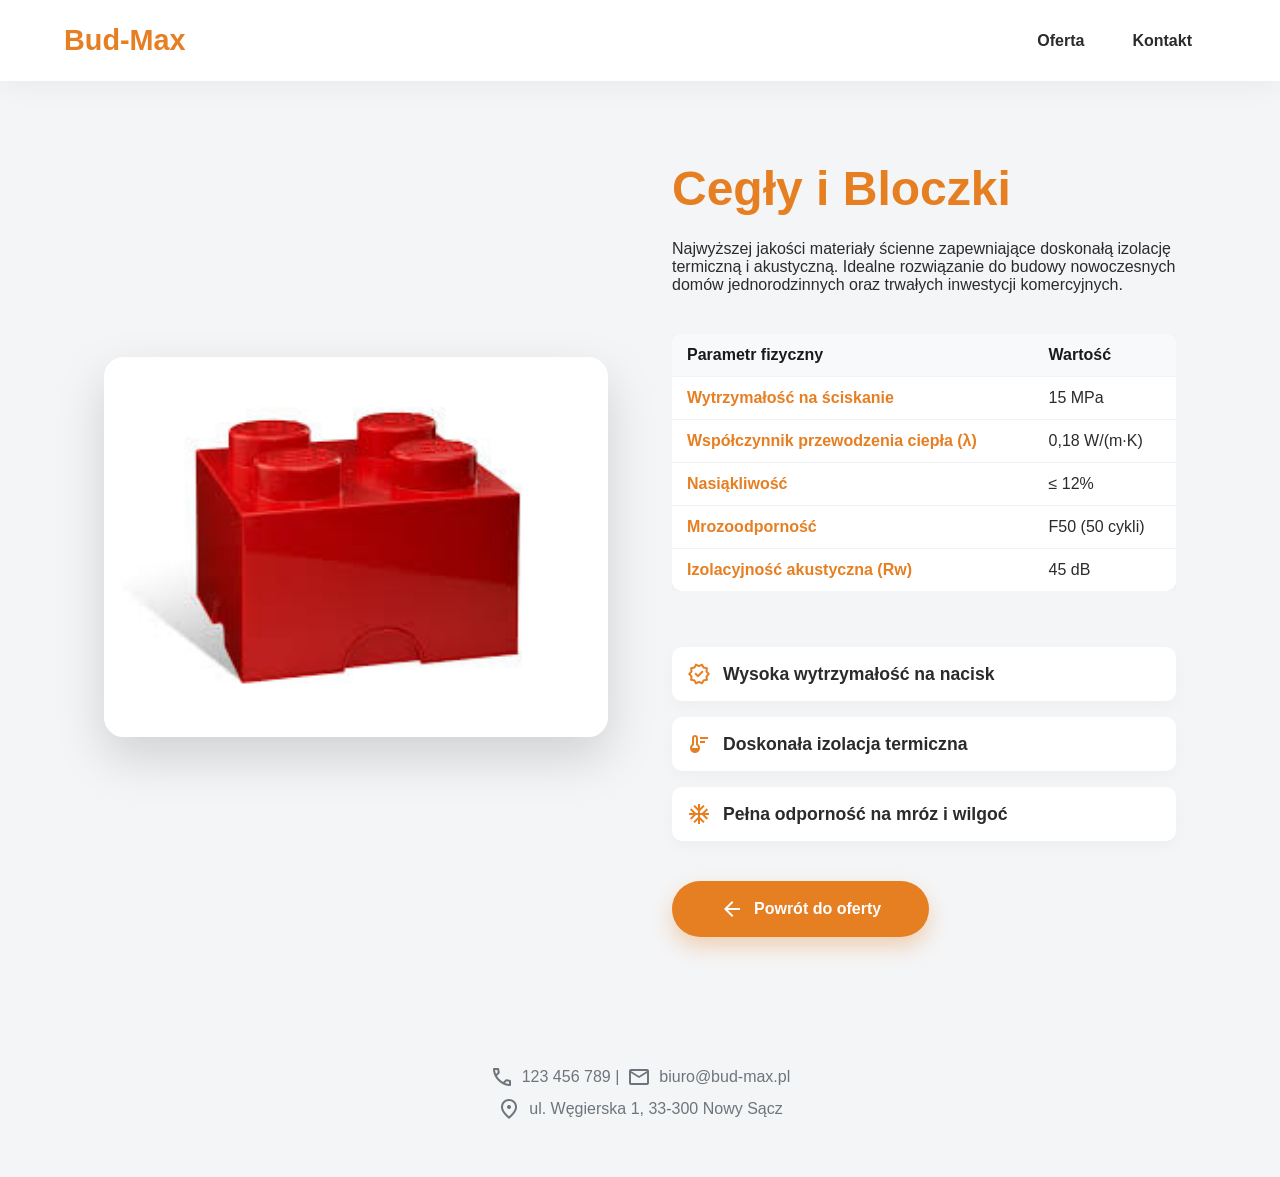
<file: cegly-i-bloczki.html>
<!DOCTYPE html>
<html lang="pl">
<head>
<meta charset="UTF-8">
<meta name="viewport" content="width=device-width, initial-scale=1.0">
<title>Cegły i Bloczki - Bud-Max</title>
<link rel="stylesheet" href="https://fonts.googleapis.com/css2?family=Material+Symbols+Outlined:opsz,wght,FILL,GRAD@24,400,0,0" />
<link rel="stylesheet" href="style.css">
</head>
<body>
<nav>
<a href="index.html" class="logo">Bud-Max</a>
<ul class="nav-links">
<li><a href="index.html#oferta">Oferta</a></li>
<li><a href="index.html#kontakt">Kontakt</a></li>
</ul>
<div class="burger">
<div class="line1"></div>
<div class="line2"></div>
<div class="line3"></div>
</div>
</nav>

<section class="subpage-content">
<div class="product-showcase">
<div class="product-gallery">
<img src="source/brick.jpg" alt="Cegły i Bloczki" class="fancy-img">
</div>
<div class="product-details">
<h2 class="animate-elem title">Cegły i Bloczki</h2>
<p class="animate-elem text">Najwyższej jakości materiały ścienne zapewniające doskonałą izolację termiczną i akustyczną. Idealne rozwiązanie do budowy nowoczesnych domów jednorodzinnych oraz trwałych inwestycji komercyjnych.</p>

<div class="table-container animate-elem list">
<table class="tech-table">
<thead>
<tr>
<th>Parametr fizyczny</th>
<th>Wartość</th>
</tr>
</thead>
<tbody>
<tr>
<td>Wytrzymałość na ściskanie</td>
<td>15 MPa</td>
</tr>
<tr>
<td>Współczynnik przewodzenia ciepła (λ)</td>
<td>0,18 W/(m·K)</td>
</tr>
<tr>
<td>Nasiąkliwość</td>
<td>≤ 12%</td>
</tr>
<tr>
<td>Mrozoodporność</td>
<td>F50 (50 cykli)</td>
</tr>
<tr>
<td>Izolacyjność akustyczna (Rw)</td>
<td>45 dB</td>
</tr>
</tbody>
</table>
</div>

<ul class="features-list animate-elem list">
<li><span class="material-symbols-outlined">verified</span> Wysoka wytrzymałość na nacisk</li>
<li><span class="material-symbols-outlined">thermostat</span> Doskonała izolacja termiczna</li>
<li><span class="material-symbols-outlined">ac_unit</span> Pełna odporność na mróz i wilgoć</li>
</ul>
<a href="index.html" class="btn fancy-btn animate-elem btn-anim"><span class="material-symbols-outlined">arrow_back</span> Powrót do oferty</a>
</div>
</section>

<footer>
<p><span class="material-symbols-outlined">call</span> 123 456 789 | <span class="material-symbols-outlined">email</span> biuro@bud-max.pl</p>
<p><span class="material-symbols-outlined">location_on</span> ul. Węgierska 1, 33-300 Nowy Sącz</p>
</footer>
<script src="script.js"></script>
</body>
</html>
</file>
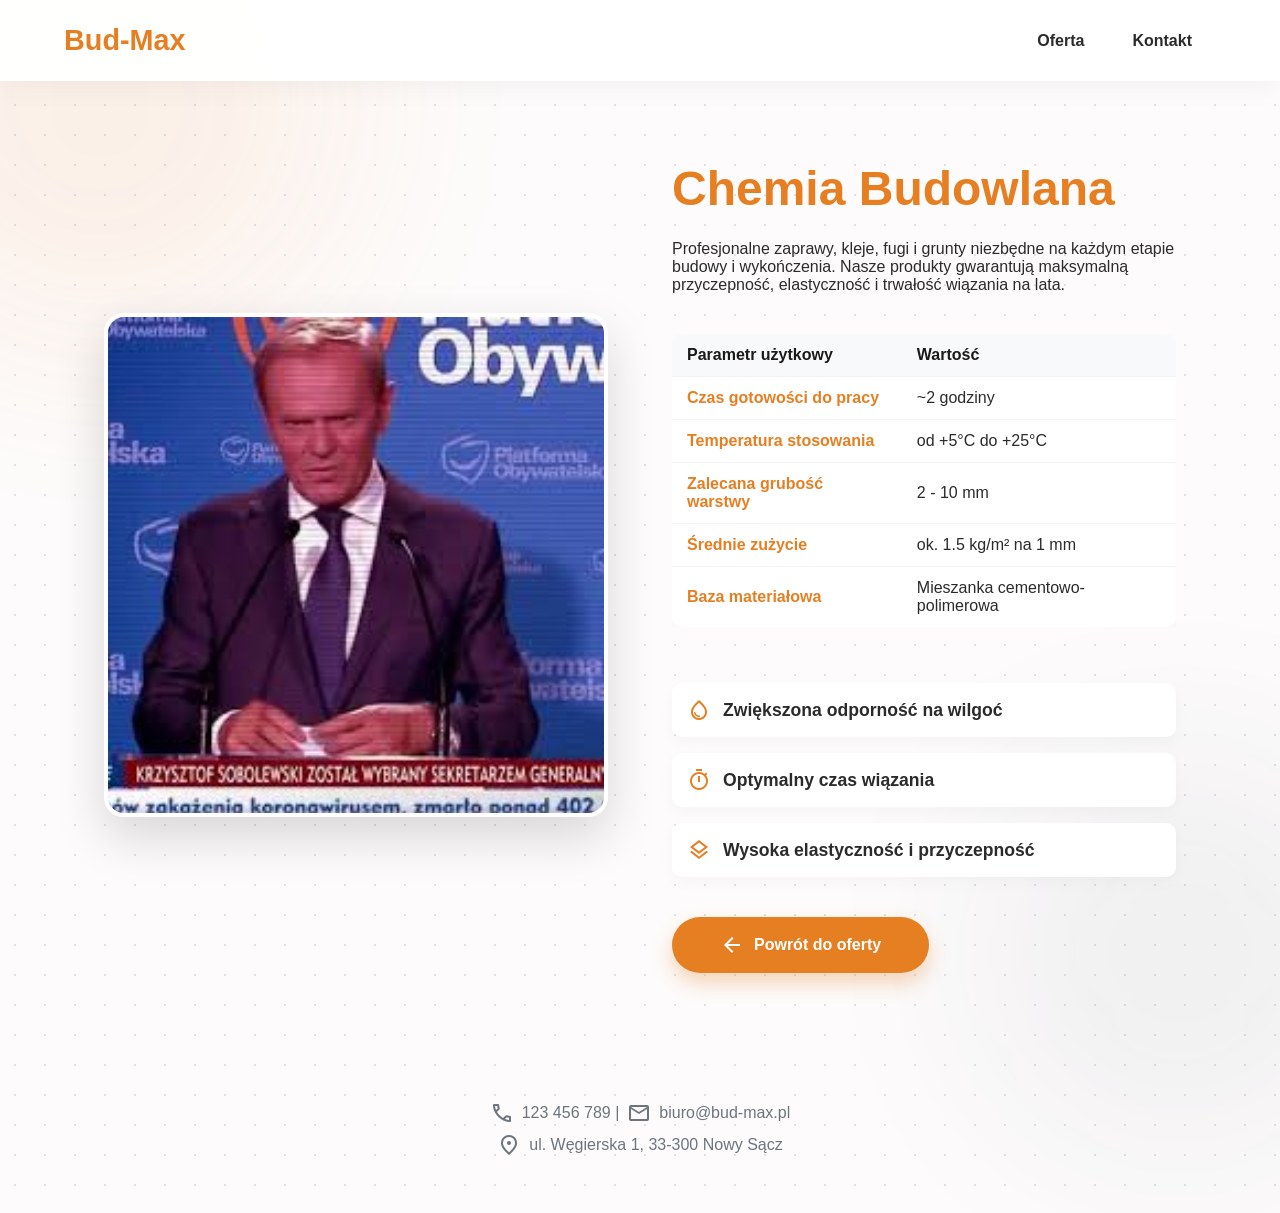
<file: chemia-budowlana.html>
<!DOCTYPE html>
<html lang="pl">
<head>
<meta charset="UTF-8">
<meta name="viewport" content="width=device-width, initial-scale=1.0">
<title>Chemia Budowlana - Bud-Max</title>
<link rel="stylesheet" href="https://fonts.googleapis.com/css2?family=Material+Symbols+Outlined:opsz,wght,FILL,GRAD@24,400,0,0" />
<link rel="stylesheet" href="style.css">
</head>
<body class="subpage">
<nav>
<a href="index.html" class="logo">Bud-Max</a>
<ul class="nav-links">
<li><a href="index.html#oferta">Oferta</a></li>
<li><a href="index.html#kontakt">Kontakt</a></li>
</ul>
<div class="burger">
<div class="line1"></div>
<div class="line2"></div>
<div class="line3"></div>
</div>
</nav>

<section class="subpage-content">
<div class="product-showcase">
<div class="product-gallery">
<img src="source/chemia_inside.jpg" alt="Chemia Budowlana" class="fancy-img">
</div>
<div class="product-details">
<h2 class="animate-elem title">Chemia Budowlana</h2>
<p class="animate-elem text">Profesjonalne zaprawy, kleje, fugi i grunty niezbędne na każdym etapie budowy i wykończenia. Nasze produkty gwarantują maksymalną przyczepność, elastyczność i trwałość wiązania na lata.</p>

<div class="table-container animate-elem list">
<table class="tech-table">
<thead>
<tr>
<th>Parametr użytkowy</th>
<th>Wartość</th>
</tr>
</thead>
<tbody>
<tr>
<td>Czas gotowości do pracy</td>
<td>~2 godziny</td>
</tr>
<tr>
<td>Temperatura stosowania</td>
<td>od +5°C do +25°C</td>
</tr>
<tr>
<td>Zalecana grubość warstwy</td>
<td>2 - 10 mm</td>
</tr>
<tr>
<td>Średnie zużycie</td>
<td>ok. 1.5 kg/m² na 1 mm</td>
</tr>
<tr>
<td>Baza materiałowa</td>
<td>Mieszanka cementowo-polimerowa</td>
</tr>
</tbody>
</table>
</div>

<ul class="features-list animate-elem list">
<li><span class="material-symbols-outlined">water_drop</span> Zwiększona odporność na wilgoć</li>
<li><span class="material-symbols-outlined">timer</span> Optymalny czas wiązania</li>
<li><span class="material-symbols-outlined">layers</span> Wysoka elastyczność i przyczepność</li>
</ul>
<a href="index.html" class="btn fancy-btn animate-elem btn-anim"><span class="material-symbols-outlined">arrow_back</span> Powrót do oferty</a>
</div>
</div>
</section>

<footer>
<p><span class="material-symbols-outlined">call</span> 123 456 789 | <span class="material-symbols-outlined">email</span> biuro@bud-max.pl</p>
<p><span class="material-symbols-outlined">location_on</span> ul. Węgierska 1, 33-300 Nowy Sącz</p>
</footer>
<script src="script.js"></script>
</body>
</html>
</file>
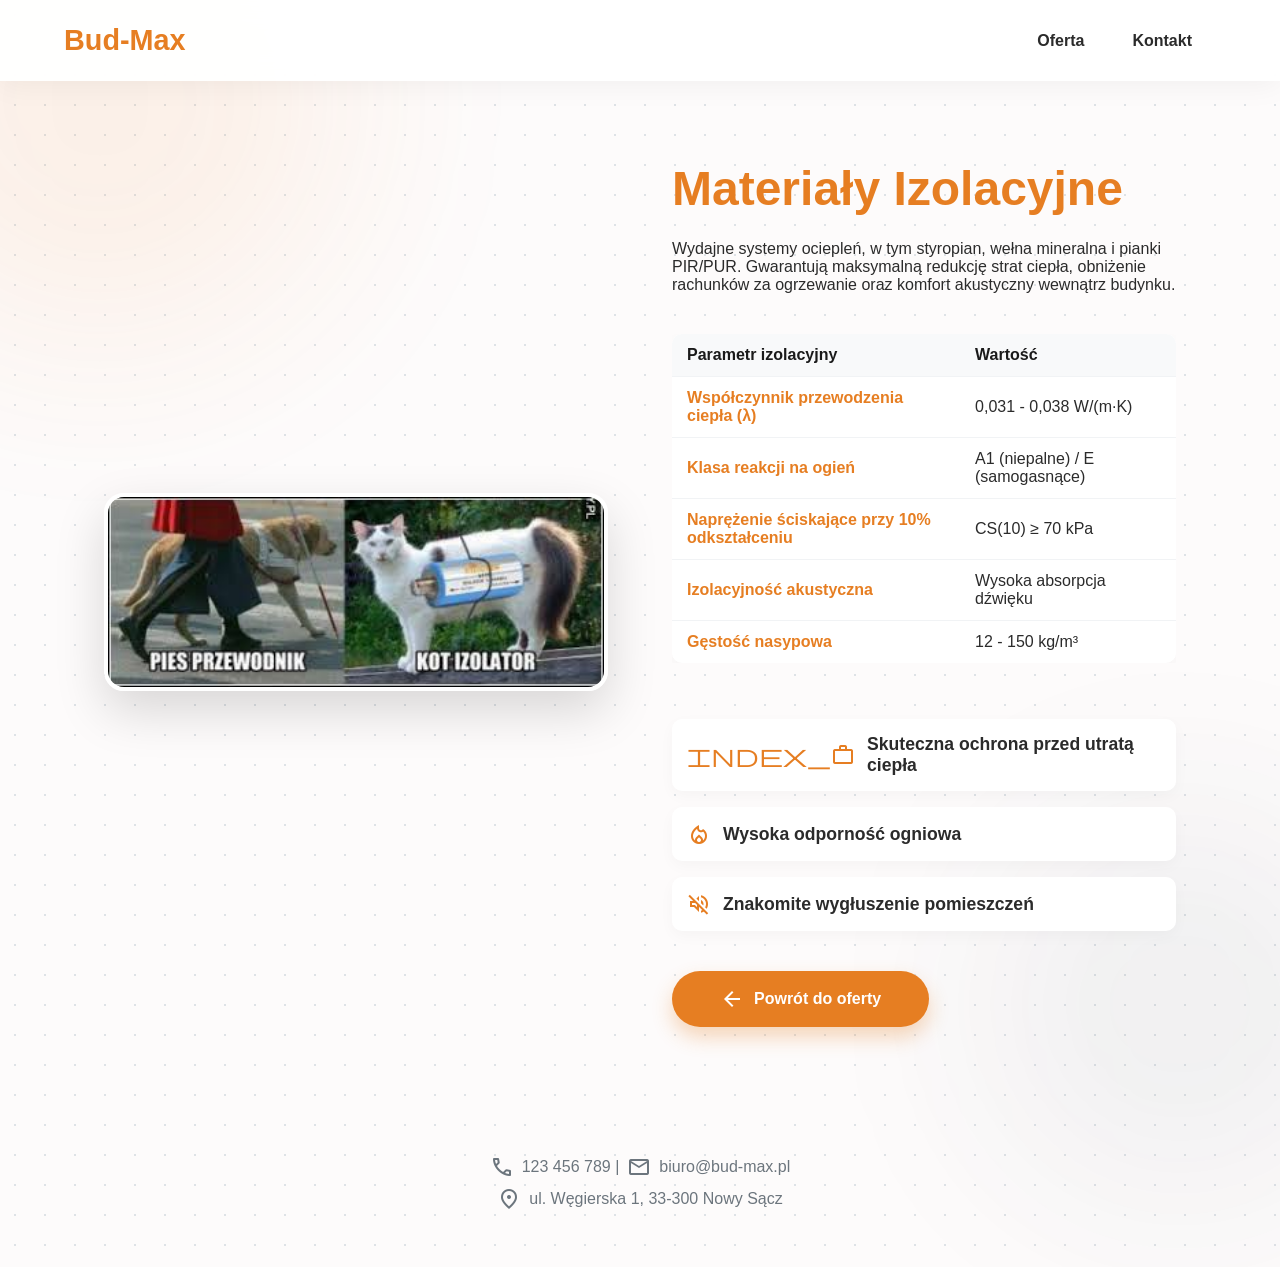
<file: materialy-izolacyjne.html>
<!DOCTYPE html>
<html lang="pl">
<head>
<meta charset="UTF-8">
<meta name="viewport" content="width=device-width, initial-scale=1.0">
<title>Materiały Izolacyjne - Bud-Max</title>
<link rel="stylesheet" href="https://fonts.googleapis.com/css2?family=Material+Symbols+Outlined:opsz,wght,FILL,GRAD@24,400,0,0" />
<link rel="stylesheet" href="style.css">
</head>
<body class="subpage">
<nav>
<a href="index.html" class="logo">Bud-Max</a>
<ul class="nav-links">
<li><a href="index.html#oferta">Oferta</a></li>
<li><a href="index.html#kontakt">Kontakt</a></li>
</ul>
<div class="burger">
<div class="line1"></div>
<div class="line2"></div>
<div class="line3"></div>
</div>
</nav>

<section class="subpage-content">
<div class="product-showcase">
<div class="product-gallery">
<img src="source/izolator_inside.jpg" alt="Materiały Izolacyjne" class="fancy-img">
</div>
<div class="product-details">
<h2 class="animate-elem title">Materiały Izolacyjne</h2>
<p class="animate-elem text">Wydajne systemy ociepleń, w tym styropian, wełna mineralna i pianki PIR/PUR. Gwarantują maksymalną redukcję strat ciepła, obniżenie rachunków za ogrzewanie oraz komfort akustyczny wewnątrz budynku.</p>

<div class="table-container animate-elem list">
<table class="tech-table">
<thead>
<tr>
<th>Parametr izolacyjny</th>
<th>Wartość</th>
</tr>
</thead>
<tbody>
<tr>
<td>Współczynnik przewodzenia ciepła (λ)</td>
<td>0,031 - 0,038 W/(m·K)</td>
</tr>
<tr>
<td>Klasa reakcji na ogień</td>
<td>A1 (niepalne) / E (samogasnące)</td>
</tr>
<tr>
<td>Naprężenie ściskające przy 10% odkształceniu</td>
<td>CS(10) ≥ 70 kPa</td>
</tr>
<tr>
<td>Izolacyjność akustyczna</td>
<td>Wysoka absorpcja dźwięku</td>
</tr>
<tr>
<td>Gęstość nasypowa</td>
<td>12 - 150 kg/m³</td>
</tr>
</tbody>
</table>
</div>

<ul class="features-list animate-elem list">
<li><span class="material-symbols-outlined">index_work</span> Skuteczna ochrona przed utratą ciepła</li>
<li><span class="material-symbols-outlined">local_fire_department</span> Wysoka odporność ogniowa</li>
<li><span class="material-symbols-outlined">volume_off</span> Znakomite wygłuszenie pomieszczeń</li>
</ul>
<a href="index.html" class="btn fancy-btn animate-elem btn-anim"><span class="material-symbols-outlined">arrow_back</span> Powrót do oferty</a>
</div>
</div>
</section>

<footer>
<p><span class="material-symbols-outlined">call</span> 123 456 789 | <span class="material-symbols-outlined">email</span> biuro@bud-max.pl</p>
<p><span class="material-symbols-outlined">location_on</span> ul. Węgierska 1, 33-300 Nowy Sącz</p>
</footer>
<script src="script.js"></script>
</body>
</html>
</file>
<file: style.css>
* {
margin: 0;
padding: 0;
box-sizing: border-box;
font-family: 'Segoe UI', Tahoma, Geneva, Verdana, sans-serif;
}
html {
scroll-behavior: smooth;
}
body {
background: #f4f5f6;
color: #2b2b2b;
min-height: 100vh;
}
nav {
display: flex;
justify-content: space-between;
align-items: center;
padding: 1.5rem 5%;
background: rgba(255, 255, 255, 0.95);
backdrop-filter: blur(12px);
position: sticky;
top: 0;
z-index: 100;
box-shadow: 0 4px 30px rgba(0, 0, 0, 0.05);
}
.logo {
font-size: 1.8rem;
font-weight: 800;
color: #e67e22;
text-decoration: none;
}
.nav-links {
display: flex;
list-style: none;
}
.nav-links li {
padding: 0 1.5rem;
}
.nav-links a {
color: #2b2b2b;
text-decoration: none;
font-weight: 600;
transition: color 0.3s ease;
}
.nav-links a:hover {
color: #e67e22;
}
.burger {
display: none;
cursor: pointer;
}
.burger div {
width: 25px;
height: 3px;
background: #2b2b2b;
margin: 5px;
transition: 0.3s;
}
#hero {
height: 80vh;
display: flex;
flex-direction: column;
justify-content: center;
align-items: center;
text-align: center;
padding: 0 2rem;
position: relative;
background-image: linear-gradient(rgba(0, 0, 0, 0.5), rgba(0, 0, 0, 0.5)),url('source/bg.jpg');
background-size: cover;
background-position: center;
background-repeat: no-repeat;
background-attachment: fixed;
}
#hero::before {
content: '';
position: absolute;
top: 0;
left: 0;
width: 100%;
height: 100%;
background-color: rgba(26, 37, 47, 0.7);
z-index: 1;
}
#hero h1, #hero .btn {
position: relative;
z-index: 2;
}
#hero h1 {
font-size: 4rem;
margin-bottom: 2rem;
color: #ffffff;
letter-spacing: -1px;
text-shadow: 0 2px 10px rgba(0,0,0,0.3);
}
.btn {
padding: 1rem 3rem;
background: #e67e22;
color: #fff;
text-decoration: none;
border-radius: 50px;
font-weight: bold;
box-shadow: 0 10px 20px rgba(230, 126, 34, 0.3);
transition: all 0.3s ease;
display: inline-flex;
align-items: center;
justify-content: center;
gap: 10px;
border: none;
cursor: pointer;
}
.btn:hover {
background: #d35400;
transform: translateY(-3px);
box-shadow: 0 15px 25px rgba(211, 84, 0, 0.4);
}
#oferta {
padding: 5rem 5%;
}
.cards {
display: grid;
grid-template-columns: repeat(auto-fit, minmax(300px, 1fr));
gap: 3rem;
}
.card {
background: #ffffff;
border-radius: 20px;
padding: 2rem;
box-shadow: 0 10px 30px rgba(0,0,0,0.05);
transition: all 0.4s cubic-bezier(0.175, 0.885, 0.32, 1.275);
display: flex;
flex-direction: column;
justify-content: flex-start;
align-items: flex-start;
}
a.card {
text-decoration: none;
color: inherit;
}
.card:hover {
transform: translateY(-10px);
box-shadow: 0 20px 40px rgba(0,0,0,0.08);
}
.card h3 {
font-size: 1.5rem;
margin-bottom: 1.5rem;
color: #1a1a1a;
word-wrap: break-word;
}
.img-area {
width: 100%;
height: 250px;
background: #f8f9fa;
border-radius: 12px;
display: flex;
align-items: center;
justify-content: center;
overflow: hidden;
margin-bottom: 1.5rem;
border: 1px solid #dee2e6;
}
.img-area img {
width: 100%;
height: 100%;
object-fit: contain;
transition: transform 0.3s ease;
}
.card-action {
margin-top: auto;
display: flex;
justify-content: flex-end;
width: 100%;
}
.card-action span {
font-size: 1.8rem;
color: #e67e22;
background: rgba(230, 126, 34, 0.1);
padding: 12px;
border-radius: 50%;
transition: all 0.3s cubic-bezier(0.175, 0.885, 0.32, 1.275);
}
a.card:hover .card-action span {
background: #e67e22;
color: #fff;
transform: translateX(15px) scale(1.1);
box-shadow: 0 8px 20px rgba(230, 126, 34, 0.4);
}
#kontakt {
padding: 5rem 5%;
background: #ffffff;
}
#kontakt h2 {
text-align: center;
font-size: 2.5rem;
margin-bottom: 3rem;
display: flex;
align-items: center;
justify-content: center;
gap: 10px;
color: #1a1a1a;
}
.contact-container {
display: grid;
grid-template-columns: 1fr 1fr;
gap: 3rem;
max-width: 1200px;
margin: 0 auto;
align-items: start;
}
.contact-form {
display: flex;
flex-direction: column;
gap: 1.5rem;
width: 100%;
}
.contact-form input, .contact-form textarea {
width: 100%;
padding: 1rem;
border: 1px solid #dee2e6;
border-radius: 8px;
font-size: 1rem;
background: #f8f9fa;
outline: none;
transition: border-color 0.3s;
}
.contact-form input:focus, .contact-form textarea:focus {
border-color: #e67e22;
}
.contact-form .btn {
width: 100%;
}
#map {
width: 100%;
height: 100%;
min-height: 400px;
border-radius: 12px;
z-index: 1;
box-shadow: 0 10px 30px rgba(0,0,0,0.05);
}
footer {
text-align: center;
padding: 3rem 1rem;
color: #6c757d;
}
footer p {
display: flex;
align-items: center;
justify-content: center;
gap: 8px;
margin-bottom: 0.5rem;
}
.subpage {
position: relative;
overflow-x: hidden;
background-color: #fdfbfb;
background-image: radial-gradient(#dee2e6 1px, transparent 1px);
background-size: 30px 30px;
z-index: 0;
}
.subpage::before, .subpage::after {
content: '';
position: absolute;
border-radius: 50%;
filter: blur(100px);
z-index: -1;
opacity: 0.6;
animation: floatBlob 12s infinite alternate ease-in-out;
}
.subpage::before {
width: 500px;
height: 500px;
background: rgba(230, 126, 34, 0.15);
top: -150px;
left: -150px;
}
.subpage::after {
width: 400px;
height: 400px;
background: rgba(44, 62, 80, 0.1);
bottom: 5%;
right: -100px;
animation-delay: -6s;
}
.subpage-content {
padding: 5rem 5%;
max-width: 1200px;
margin: 0 auto;
min-height: 80vh;
display: flex;
align-items: center;
}
.product-showcase {
display: grid;
grid-template-columns: 1fr 1fr;
gap: 4rem;
align-items: center;
}
.fancy-img {
width: 100%;
border-radius: 20px;
box-shadow: 0 20px 50px rgba(0,0,0,0.15);
animation: float 6s ease-in-out infinite;
object-fit: cover;
border: 4px solid #fff;
}
.product-details {
display: flex;
flex-direction: column;
gap: 1.5rem;
}
.product-details h2 {
font-size: 3rem;
color: #e67e22;
margin-bottom: 0;
}
.table-container {
width: 100%;
margin: 1rem 0;
overflow-x: auto;
}
.tech-table {
width: 100%;
border-collapse: collapse;
background: #fff;
border-radius: 10px;
overflow: hidden;
box-shadow: 0 5px 15px rgba(0,0,0,0.03);
}
.tech-table th, .tech-table td {
padding: 12px 15px;
text-align: left;
border-bottom: 1px solid #f1f3f5;
}
.tech-table th {
background: #f8f9fa;
font-weight: 600;
color: #1a1a1a;
}
.tech-table tr:last-child td {
border-bottom: none;
}
.tech-table tbody tr {
transition: background 0.3s ease;
}
.tech-table tbody tr:hover {
background: #fff5f3;
}
.tech-table td:first-child {
font-weight: 600;
color: #e67e22;
}
.features-list {
list-style: none;
display: flex;
flex-direction: column;
gap: 1rem;
margin: 1rem 0;
}
.features-list li {
display: flex;
align-items: center;
gap: 12px;
font-weight: 600;
font-size: 1.1rem;
color: #2b2b2b;
background: #fff;
padding: 15px;
border-radius: 10px;
box-shadow: 0 5px 15px rgba(0,0,0,0.03);
transition: transform 0.3s;
}
.features-list li:hover {
transform: translateX(10px);
}
.features-list span {
color: #e67e22;
}
.fancy-btn {
align-self: flex-start;
position: relative;
overflow: hidden;
z-index: 1;
}
.fancy-btn::after {
content: '';
position: absolute;
top: 0;
left: -100%;
width: 100%;
height: 100%;
background: linear-gradient(90deg, transparent, rgba(255,255,255,0.4), transparent);
transition: 0.5s;
z-index: -1;
}
.fancy-btn:hover::after {
left: 100%;
}
.animate-elem {
opacity: 0;
animation: slideUp 0.8s cubic-bezier(0.165, 0.84, 0.44, 1) forwards;
}
.title { animation-delay: 0.1s; }
.text { animation-delay: 0.3s; }
.list { animation-delay: 0.5s; }
.btn-anim { animation-delay: 0.7s; }

@keyframes slideUp {
0% { opacity: 0; transform: translateY(30px); }
100% { opacity: 1; transform: translateY(0); }
}
@keyframes float {
0% { transform: translateY(0px); }
50% { transform: translateY(-20px); }
100% { transform: translateY(0px); }
}
@keyframes floatBlob {
0% { transform: translate(0, 0) scale(1); }
100% { transform: translate(50px, 80px) scale(1.2); }
}

@media (max-width: 768px) {
.nav-links {
position: fixed;
right: -100%;
top: 75px;
flex-direction: column;
background: rgba(255, 255, 255, 0.98);
width: 100%;
text-align: center;
transition: 0.4s ease;
padding: 2rem 0;
box-shadow: 0 10px 20px rgba(0,0,0,0.05);
}
.nav-links.nav-active {
right: 0;
}
.nav-links li {
margin: 1.5rem 0;
}
.burger {
display: block;
}
#hero {
height: 60vh;
background-attachment: scroll;
}
#hero h1 {
font-size: 2.5rem;
}
.contact-container {
grid-template-columns: 1fr;
}
#map {
height: 400px;
}
.product-showcase {
grid-template-columns: 1fr;
gap: 2rem;
}
.fancy-img {
animation: none;
}
}
</file>
